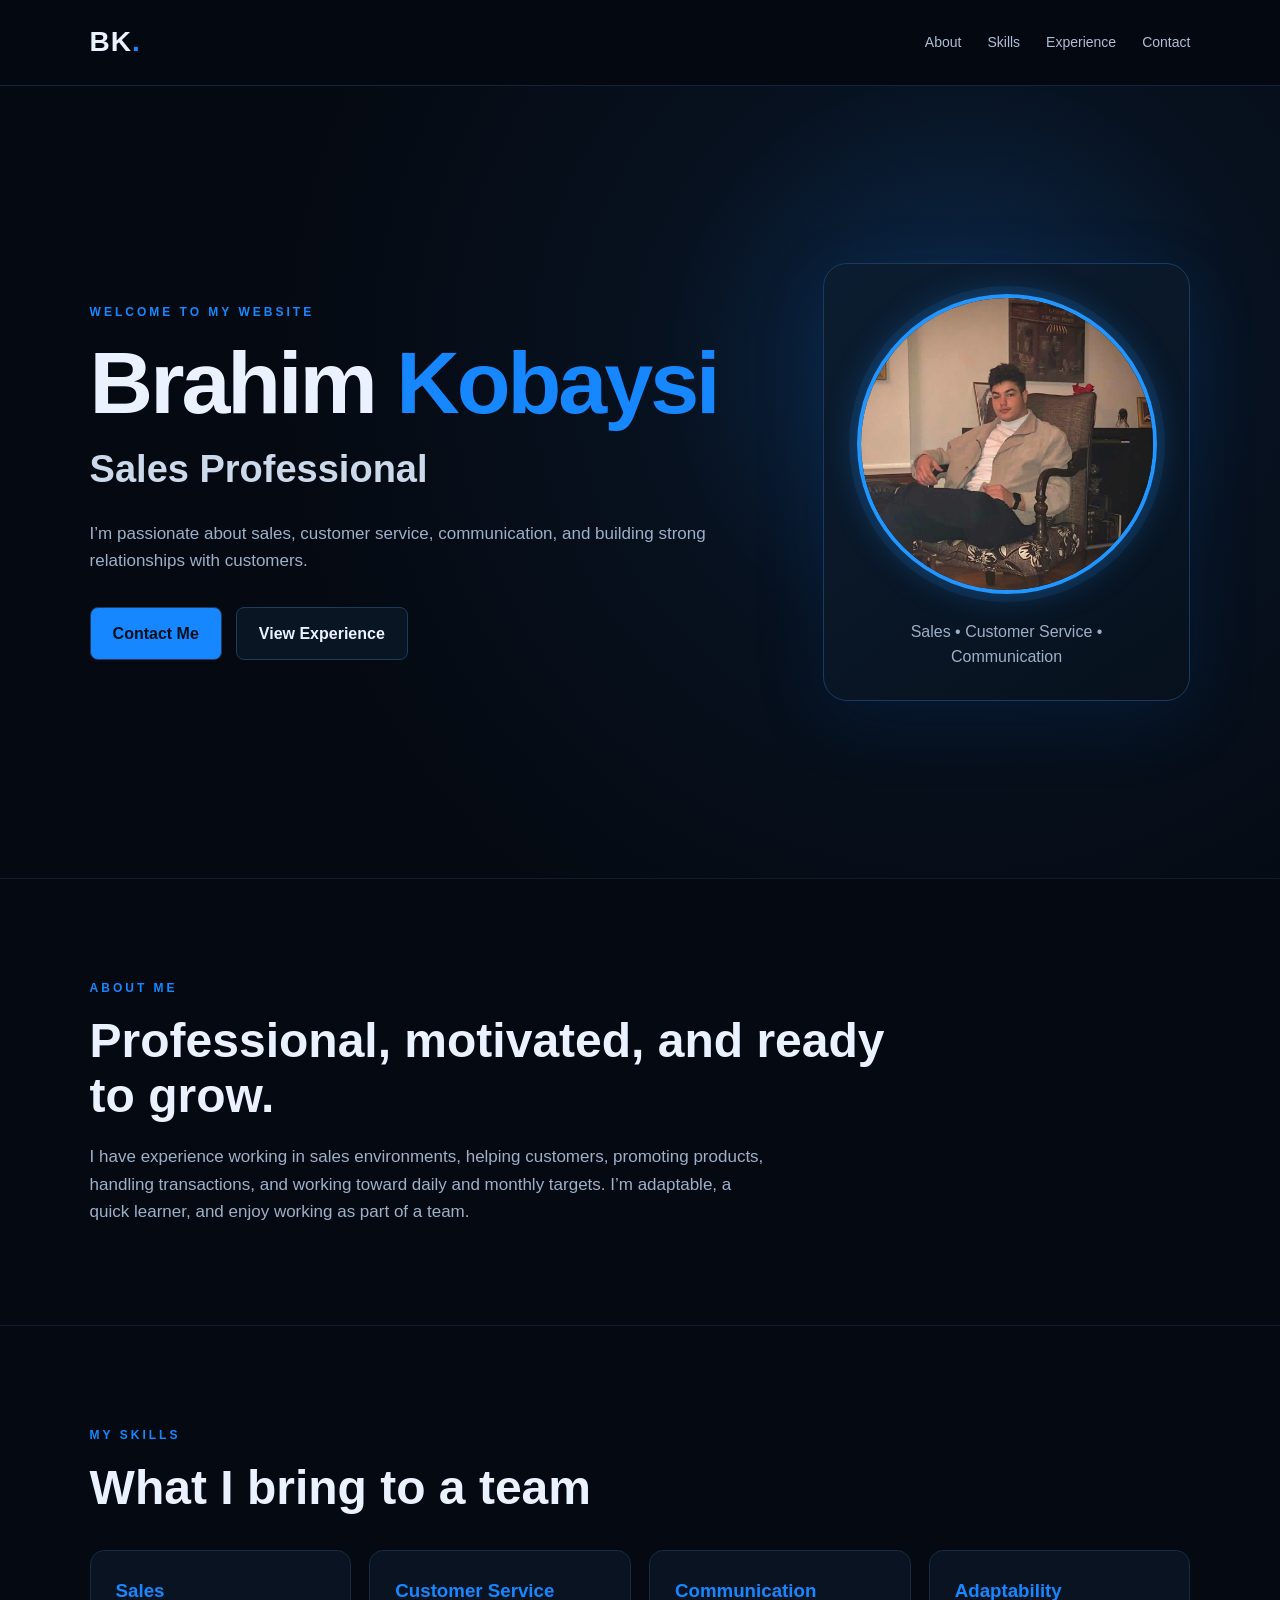
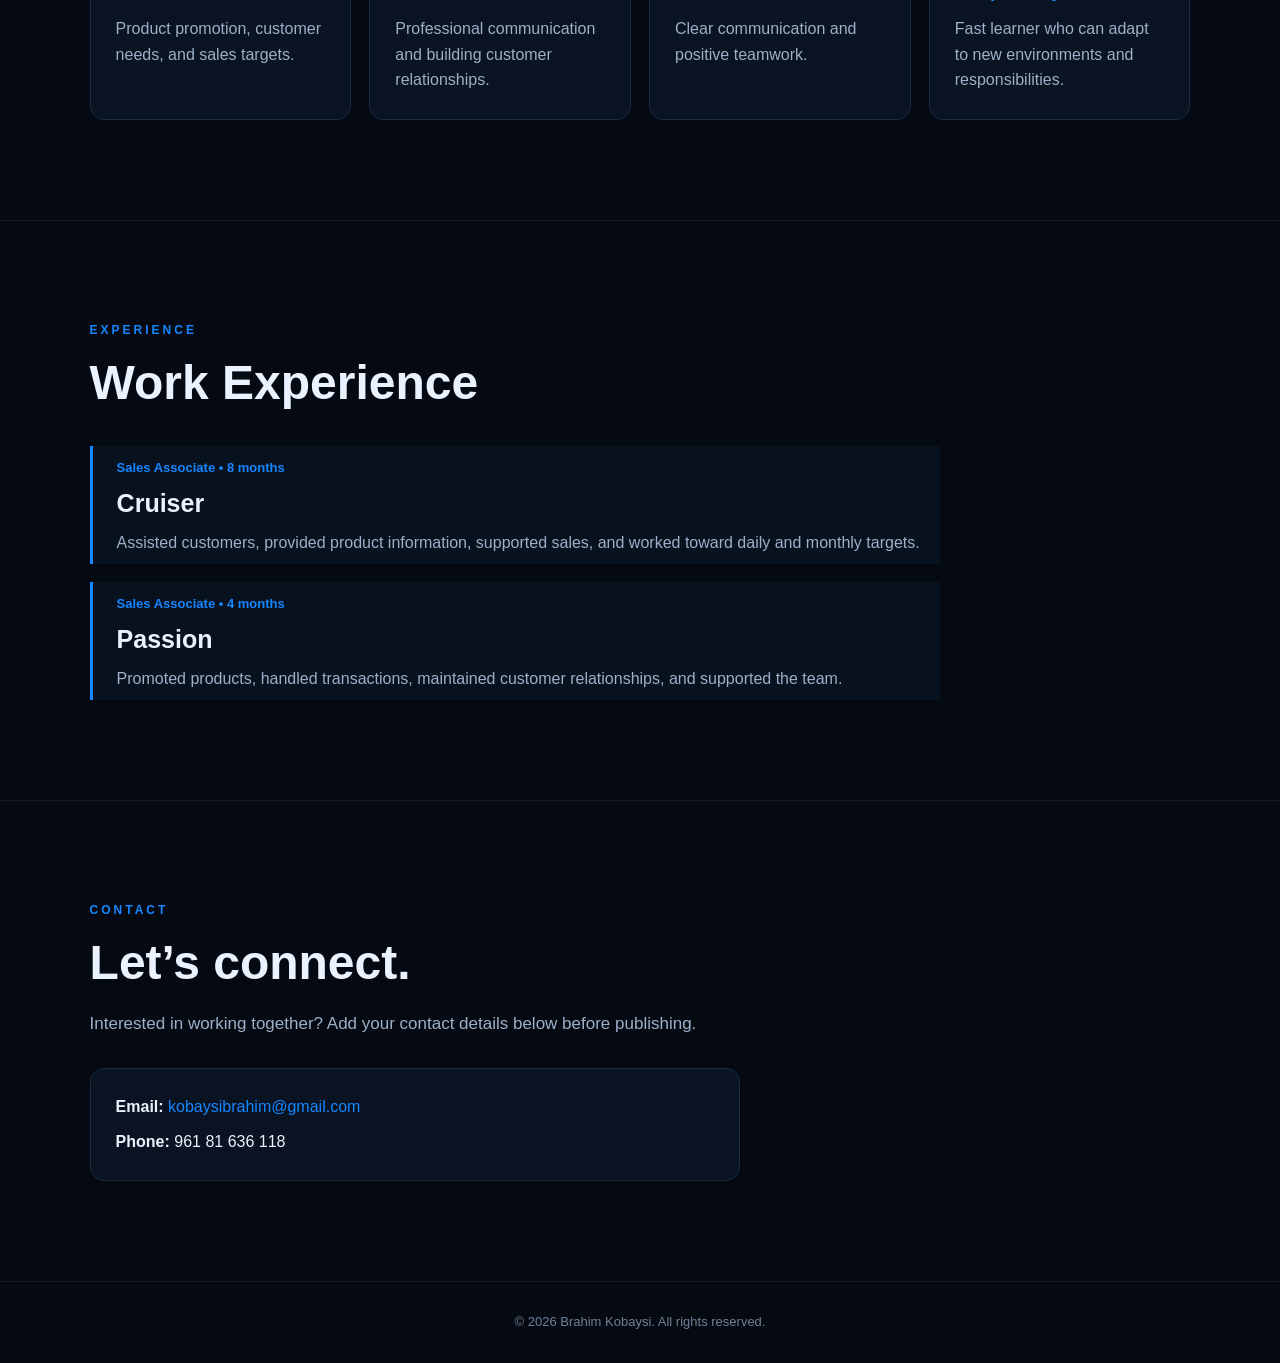
<file: index.html>
<!DOCTYPE html>
<html lang="en">
<head>
  <meta charset="UTF-8">
  <meta name="viewport" content="width=device-width, initial-scale=1.0">
  <meta name="description" content="Brahim Kobaysi - Sales Professional personal website.">
  <meta name="keywords" content="Brahim Kobaysi, Sales, Customer Service, Sales Professional">
  <meta name="author" content="Brahim Kobaysi">
  <meta name="theme-color" content="#07111f">
  <title>Brahim Kobaysi | Sales Professional</title>
  <link rel="stylesheet" href="style.css">
</head>
<body>
  <header class="navbar">
    <a class="logo" href="#home">BK<span>.</span></a>
    <nav>
      <a href="#about">About</a>
      <a href="#skills">Skills</a>
      <a href="#experience">Experience</a>
      <a href="#contact">Contact</a>
    </nav>
  </header>

  <main>
    <section id="home" class="hero">
      <div class="hero-content">
        <p class="eyebrow">WELCOME TO MY WEBSITE</p>
        <h1>Brahim <span>Kobaysi</span></h1>
        <h2>Sales Professional</h2>
        <p class="intro">
          I’m passionate about sales, customer service, communication, and building
          strong relationships with customers.
        </p>
        <div class="buttons">
          <a class="button primary" href="#contact">Contact Me</a>
          <a class="button secondary" href="#experience">View Experience</a>
        </div>
      </div>
      <div class="hero-card">
        <img class="avatar" src="IMG_20260913_150725_790.jpg" alt="Brahim Kobaysi">
        <p>Sales • Customer Service • Communication</p>
      </div>
    </section>

    <section id="about" class="section">
      <p class="eyebrow">ABOUT ME</p>
      <h2>Professional, motivated, and ready to grow.</h2>
      <p class="section-text">
        I have experience working in sales environments, helping customers,
        promoting products, handling transactions, and working toward daily
        and monthly targets. I’m adaptable, a quick learner, and enjoy working
        as part of a team.
      </p>
    </section>

    <section id="skills" class="section">
      <p class="eyebrow">MY SKILLS</p>
      <h2>What I bring to a team</h2>
      <div class="grid">
        <article class="card"><h3>Sales</h3><p>Product promotion, customer needs, and sales targets.</p></article>
        <article class="card"><h3>Customer Service</h3><p>Professional communication and building customer relationships.</p></article>
        <article class="card"><h3>Communication</h3><p>Clear communication and positive teamwork.</p></article>
        <article class="card"><h3>Adaptability</h3><p>Fast learner who can adapt to new environments and responsibilities.</p></article>
      </div>
    </section>

    <section id="experience" class="section">
      <p class="eyebrow">EXPERIENCE</p>
      <h2>Work Experience</h2>
      <div class="timeline">
        <div class="timeline-item">
          <span>Sales Associate • 8 months</span>
          <h3>Cruiser</h3>
          <p>Assisted customers, provided product information, supported sales, and worked toward daily and monthly targets.</p>
        </div>
        <div class="timeline-item">
          <span>Sales Associate • 4 months</span>
          <h3>Passion</h3>
          <p>Promoted products, handled transactions, maintained customer relationships, and supported the team.</p>
        </div>
      </div>
    </section>

    <section id="contact" class="section contact">
      <p class="eyebrow">CONTACT</p>
      <h2>Let’s connect.</h2>
      <p class="section-text">Interested in working together? Add your contact details below before publishing.</p>
      <div class="contact-box">
        <p><strong>Email:</strong> <a href="mailto: kobaysibrahim@gmail.com">kobaysibrahim@gmail.com</a></p>
        <p><strong>Phone:</strong> 961 81 636 118</p>
      </div>
    </section>
  </main>

  <footer>
    <p>© 2026 Brahim Kobaysi. All rights reserved.</p>
  </footer>
</body>
</html>
</file>
<file: style.css>
* { box-sizing: border-box; margin: 0; padding: 0; }
html { scroll-behavior: smooth; }
body {
  font-family: Arial, Helvetica, sans-serif;
  background: #050a12;
  color: #eaf2ff;
  line-height: 1.6;
}
a { color: inherit; text-decoration: none; }
.navbar {
  position: sticky; top: 0; z-index: 10;
  display: flex; justify-content: space-between; align-items: center;
  padding: 20px 7%;
  background: rgba(5,10,18,.92);
  border-bottom: 1px solid #14243a;
  backdrop-filter: blur(10px);
}
.logo { font-size: 28px; font-weight: 800; letter-spacing: 1px; }
.logo span, .hero h1 span { color: #1687ff; }
nav { display: flex; gap: 26px; }
nav a { color: #aebed3; font-size: 14px; }
nav a:hover { color: #1687ff; }
.hero {
  min-height: 88vh; display: grid; grid-template-columns: 1.3fr .7fr;
  align-items: center; gap: 50px; padding: 90px 7%;
  background: radial-gradient(circle at 75% 35%, #0c2b4d 0, #07111f 28%, #050a12 62%);
}
.eyebrow { color: #1687ff; font-weight: 700; letter-spacing: 3px; font-size: 12px; margin-bottom: 15px; }
h1 { font-size: clamp(48px, 8vw, 88px); line-height: 1.02; letter-spacing: -3px; }
.hero h2 { font-size: clamp(24px, 4vw, 38px); margin-top: 12px; color: #cbd9ea; }
.intro, .section-text { color: #9db0c8; max-width: 680px; margin-top: 20px; font-size: 17px; }
.buttons { display: flex; gap: 14px; margin-top: 32px; flex-wrap: wrap; }
.button { padding: 13px 22px; border-radius: 8px; font-weight: 700; border: 1px solid #1d3b5e; }
.primary { background: #1687ff; color: #03101e; }
.secondary { background: #0a1524; }
.hero-card {
  min-height: 310px; border: 1px solid #1a3b60; border-radius: 24px;
  background: linear-gradient(145deg,#0c1d31,#07111d);
  display: flex; flex-direction: column; align-items: center; justify-content: center;
  box-shadow: 0 20px 70px rgba(0,80,170,.15);
  text-align: center; padding: 30px;
}
.avatar {
  width: 150px; height: 150px; border-radius: 50%;
  display: grid; place-items: center; font-size: 45px; font-weight: 800;
  border: 2px solid #1687ff; color: #1687ff;
  box-shadow: 0 0 45px rgba(22,135,255,.22); margin-bottom: 20px;
}
.hero-card p { color: #9db0c8; }
.section { padding: 100px 7%; border-top: 1px solid #101c2c; }
.section h2 { font-size: clamp(30px,5vw,48px); line-height: 1.15; max-width: 850px; }
.grid { display: grid; grid-template-columns: repeat(4,1fr); gap: 18px; margin-top: 35px; }
.card {
  background: #091321; border: 1px solid #172b43; border-radius: 14px;
  padding: 25px; min-height: 170px;
}
.card h3 { color: #1687ff; margin-bottom: 10px; }
.card p, .timeline-item p { color: #9db0c8; }
.timeline { margin-top: 35px; display: grid; gap: 18px; max-width: 850px; }
.timeline-item { border-left: 3px solid #1687ff; padding: 8px 0 8px 24px; background: #08111e; }
.timeline-item span { color: #1687ff; font-size: 13px; font-weight: 700; }
.timeline-item h3 { font-size: 25px; margin: 4px 0 7px; }
.contact-box {
  margin-top: 30px; padding: 25px; max-width: 650px;
  background: #091321; border: 1px solid #172b43; border-radius: 14px;
}
.contact-box p + p { margin-top: 10px; }
.contact-box a { color: #1687ff; }
footer { padding: 30px 7%; color: #6e8198; text-align: center; border-top: 1px solid #101c2c; font-size: 13px; }

@media (max-width: 850px) {
  .navbar { padding: 17px 5%; }
  nav { gap: 13px; }
  nav a { font-size: 12px; }
  .hero { grid-template-columns: 1fr; padding: 70px 5%; min-height: auto; }
  .hero-card { min-height: 240px; }
  .section { padding: 75px 5%; }
  .grid { grid-template-columns: 1fr 1fr; }
}
@media (max-width: 520px) {
  nav { display: none; }
  .grid { grid-template-columns: 1fr; }
  h1 { letter-spacing: -2px; }
}
.avatar {
  width: 300px;
  height: 300px;
  object-fit: cover;
  object-position: center 8%;
  border-radius: 50%;
  border: 4px solid #2196ff;
  box-shadow:
    0 0 0 8px rgba(33, 150, 255, 0.10),
    0 0 35px rgba(33, 150, 255, 0.30);
  display: block;
  margin: 0 auto 25px;
  transition: transform 0.3s ease, box-shadow 0.3s ease;
}

.avatar:hover {
  transform: scale(1.03);
  box-shadow:
    0 0 0 8px rgba(33, 150, 255, 0.15),
    0 0 45px rgba(33, 150, 255, 0.45);
}

@media (max-width: 600px) {
  .avatar {
    width: 280px;
    height: 280px;
  }
}
</file>
